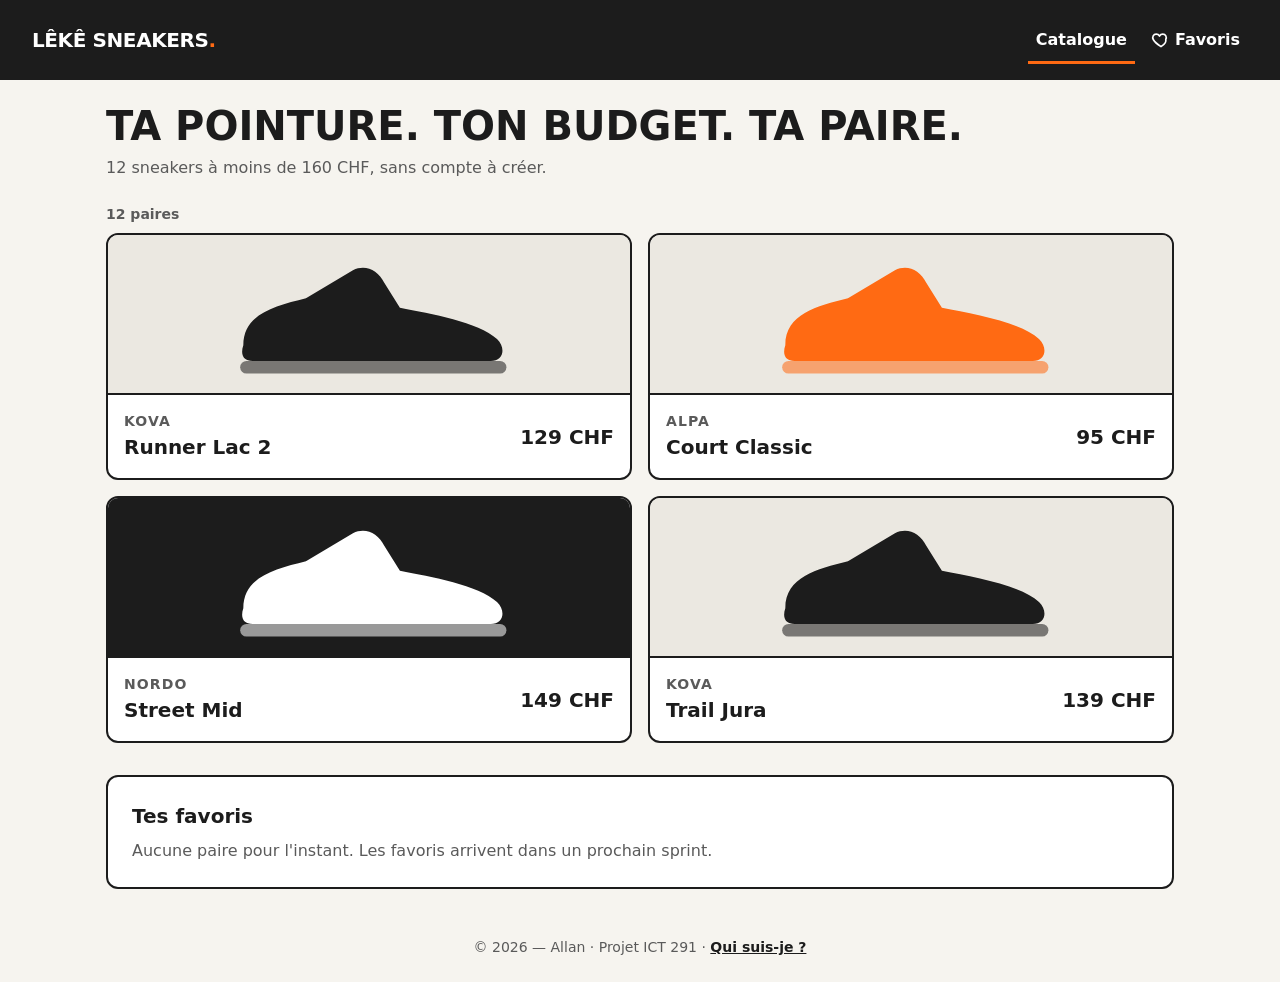
<file: index.html>
<!DOCTYPE html>
<html lang="fr">
<head>
  <meta charset="utf-8">
  <meta name="viewport" content="width=device-width, initial-scale=1">
  <title>Lêkê Sneakers — Ta pointure, ton budget</title>
  <link rel="stylesheet" href="style.css">
</head>
<body>
  <!-- Icône sneaker réutilisée par chaque carte -->
  <svg width="0" height="0" style="position:absolute" aria-hidden="true">
    <symbol id="icone-sneaker" viewBox="0 0 200 100">
      <path d="M20 70 C 20 50, 40 45, 60 40 L 90 22 C 98 18, 106 22, 110 30 L 120 46 C 140 50, 170 55, 182 66 C 188 72, 186 80, 178 80 L 26 80 C 20 80, 18 76, 20 70 Z" fill="currentColor"/>
      <rect x="18" y="80" width="170" height="8" rx="4" fill="currentColor" opacity=".55"/>
    </symbol>
    <symbol id="icone-coeur" viewBox="0 0 24 24">
      <path d="M12 20s-7-4.4-9.3-8.6C1.2 8.6 2.8 5 6.3 5c2 0 3.2 1.1 3.9 2.2.7-1.1 1.9-2.2 3.9-2.2 3.5 0 5.1 3.6 3.6 6.4C19 15.6 12 20 12 20z" fill="none" stroke="currentColor" stroke-width="2" stroke-linejoin="round"/>
    </symbol>
  </svg>

  <header class="entete">
    <a href="index.html" class="logo">Lêkê Sneakers<span class="logo-point">.</span></a>
    <nav class="nav" aria-label="Navigation principale">
      <a href="#catalogue" class="nav-lien actif">Catalogue</a>
      <a href="#favoris" class="nav-lien">
        <svg class="icone" aria-hidden="true"><use href="#icone-coeur"/></svg>
        Favoris
      </a>
    </nav>
  </header>

  <main class="contenu">
    <section class="accroche">
      <h1>Ta pointure. Ton budget. Ta paire.</h1>
      <p class="accroche-texte">12 sneakers à moins de 160 CHF, sans compte à créer.</p>
      <!-- La recherche et les filtres pointure / prix viendront en semaine 12 -->
    </section>

    <p class="compteur" id="catalogue">12 paires</p>

    <section class="cartes-grille" aria-label="Catalogue des sneakers">
      <article class="carte">
        <div class="carte-photo">
          <svg aria-hidden="true"><use href="#icone-sneaker"/></svg>
        </div>
        <div class="carte-infos">
          <div>
            <p class="carte-marque">Kova</p>
            <h2 class="carte-modele">Runner Lac 2</h2>
          </div>
          <p class="carte-prix">129 CHF</p>
        </div>
      </article>

      <article class="carte">
        <div class="carte-photo carte-photo--accent">
          <svg aria-hidden="true"><use href="#icone-sneaker"/></svg>
        </div>
        <div class="carte-infos">
          <div>
            <p class="carte-marque">Alpa</p>
            <h2 class="carte-modele">Court Classic</h2>
          </div>
          <p class="carte-prix">95 CHF</p>
        </div>
      </article>

      <article class="carte">
        <div class="carte-photo carte-photo--sombre">
          <svg aria-hidden="true"><use href="#icone-sneaker"/></svg>
        </div>
        <div class="carte-infos">
          <div>
            <p class="carte-marque">Nordo</p>
            <h2 class="carte-modele">Street Mid</h2>
          </div>
          <p class="carte-prix">149 CHF</p>
        </div>
      </article>

      <article class="carte">
        <div class="carte-photo">
          <svg aria-hidden="true"><use href="#icone-sneaker"/></svg>
        </div>
        <div class="carte-infos">
          <div>
            <p class="carte-marque">Kova</p>
            <h2 class="carte-modele">Trail Jura</h2>
          </div>
          <p class="carte-prix">139 CHF</p>
        </div>
      </article>
    </section>

    <aside class="encart" id="favoris">
      <h2>Tes favoris</h2>
      <p>Aucune paire pour l'instant. Les favoris arrivent dans un prochain sprint.</p>
    </aside>
  </main>

  <footer class="pied">
    <p>© 2026 — Allan · Projet ICT 291 · <a href="presentation.html">Qui suis-je ?</a></p>
  </footer>

  <script src="js/app.js"></script>
</body>
</html>
</file>
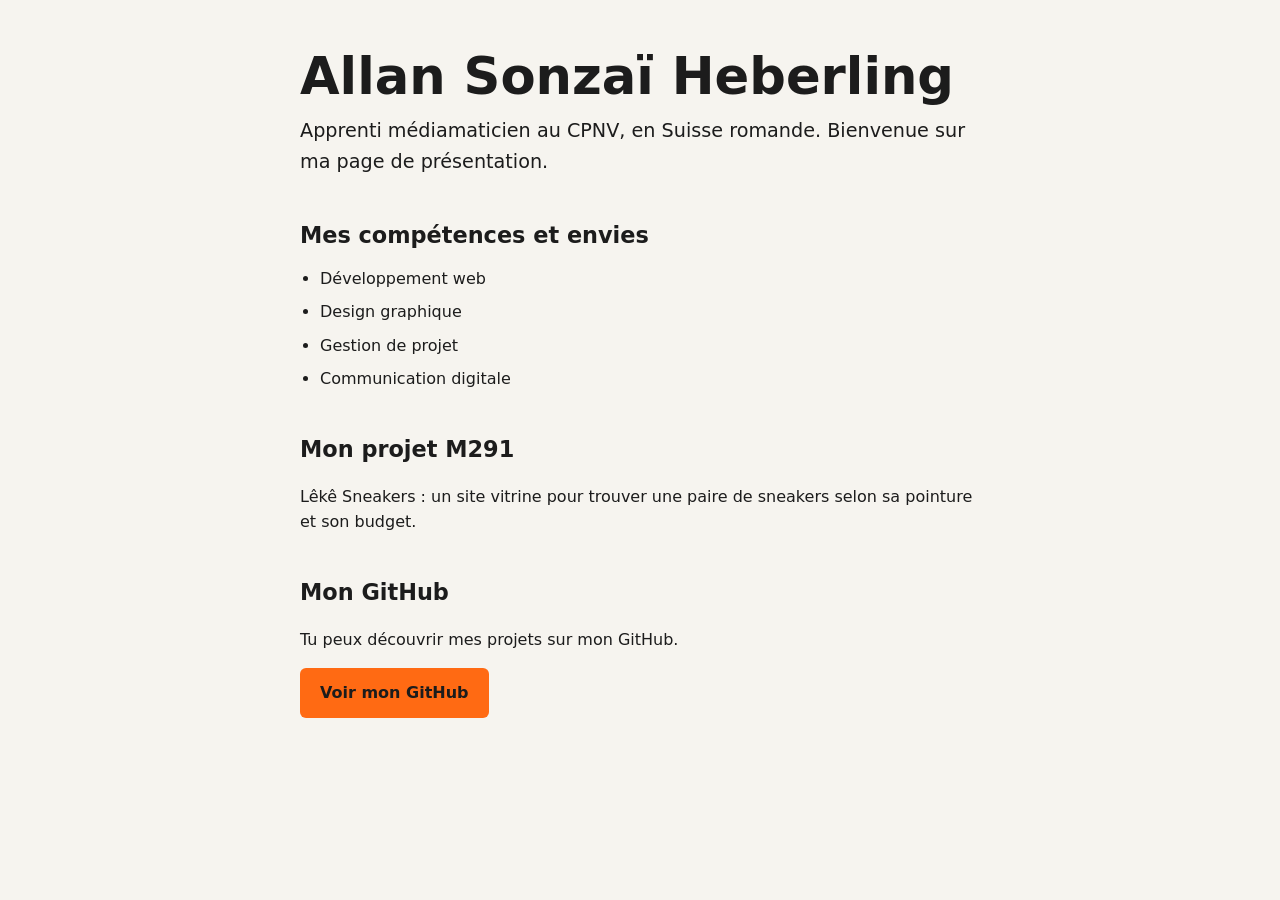
<file: presentation.html>
<!DOCTYPE html>
<html lang="fr">
<head>
  <meta charset="UTF-8">
  <meta name="viewport" content="width=device-width, initial-scale=1.0">
  <title>Allan Sonzaï Heberling — Présentation</title>
  <style>
    :root {
      --fond: #f6f4ef;
      --texte: #1c1c1c;
      --accent: #ff6a13;
      --accent-texte: #1c1c1c;
    }
    * { box-sizing: border-box; }
    body {
      margin: 0;
      font-family: system-ui, -apple-system, "Segoe UI", Arial, sans-serif;
      background: var(--fond);
      color: var(--texte);
      line-height: 1.6;
    }
    main { max-width: 720px; margin: 0 auto; padding: 48px 20px; }
    h1 { font-size: clamp(2rem, 8vw, 3.2rem); line-height: 1.1; margin: 0 0 12px; }
    h2 { font-size: 1.4rem; margin: 0 0 12px; }
    .intro { font-size: 1.2rem; margin: 0; }
    header, section { margin-bottom: 40px; }
    ul { padding-left: 20px; margin: 0; }
    li { margin-bottom: 8px; }
    .bouton {
      display: inline-block;
      min-height: 48px;
      padding: 12px 20px;
      background: var(--accent);
      color: var(--accent-texte);
      font-weight: 700;
      text-decoration: none;
      border-radius: 6px;
    }
    .bouton:hover { background: #e55a08; }
    .bouton:focus-visible { outline: 3px solid var(--texte); outline-offset: 3px; }
  </style>
</head>
<body>
  <main>
    <header>
      <h1>Allan Sonzaï Heberling</h1>
      <p class="intro">Apprenti médiamaticien au CPNV, en Suisse romande. Bienvenue sur ma page de présentation.</p>
    </header>

    <section>
      <h2>Mes compétences et envies</h2>
      <ul>
        <li>Développement web</li>
        <li>Design graphique</li>
        <li>Gestion de projet</li>
        <li>Communication digitale</li>
      </ul>
    </section>

    <section>
      <h2>Mon projet M291</h2>
      <p>Lêkê Sneakers : un site vitrine pour trouver une paire de sneakers selon sa pointure et son budget.</p>
    </section>

    <section>
      <h2>Mon GitHub</h2>
      <p>Tu peux découvrir mes projets sur mon GitHub.</p>
      <a class="bouton" href="https://github.com/Allan12809348024850" target="_blank" rel="noopener">Voir mon GitHub</a>
    </section>
  </main>
</body>
</html>
</file>
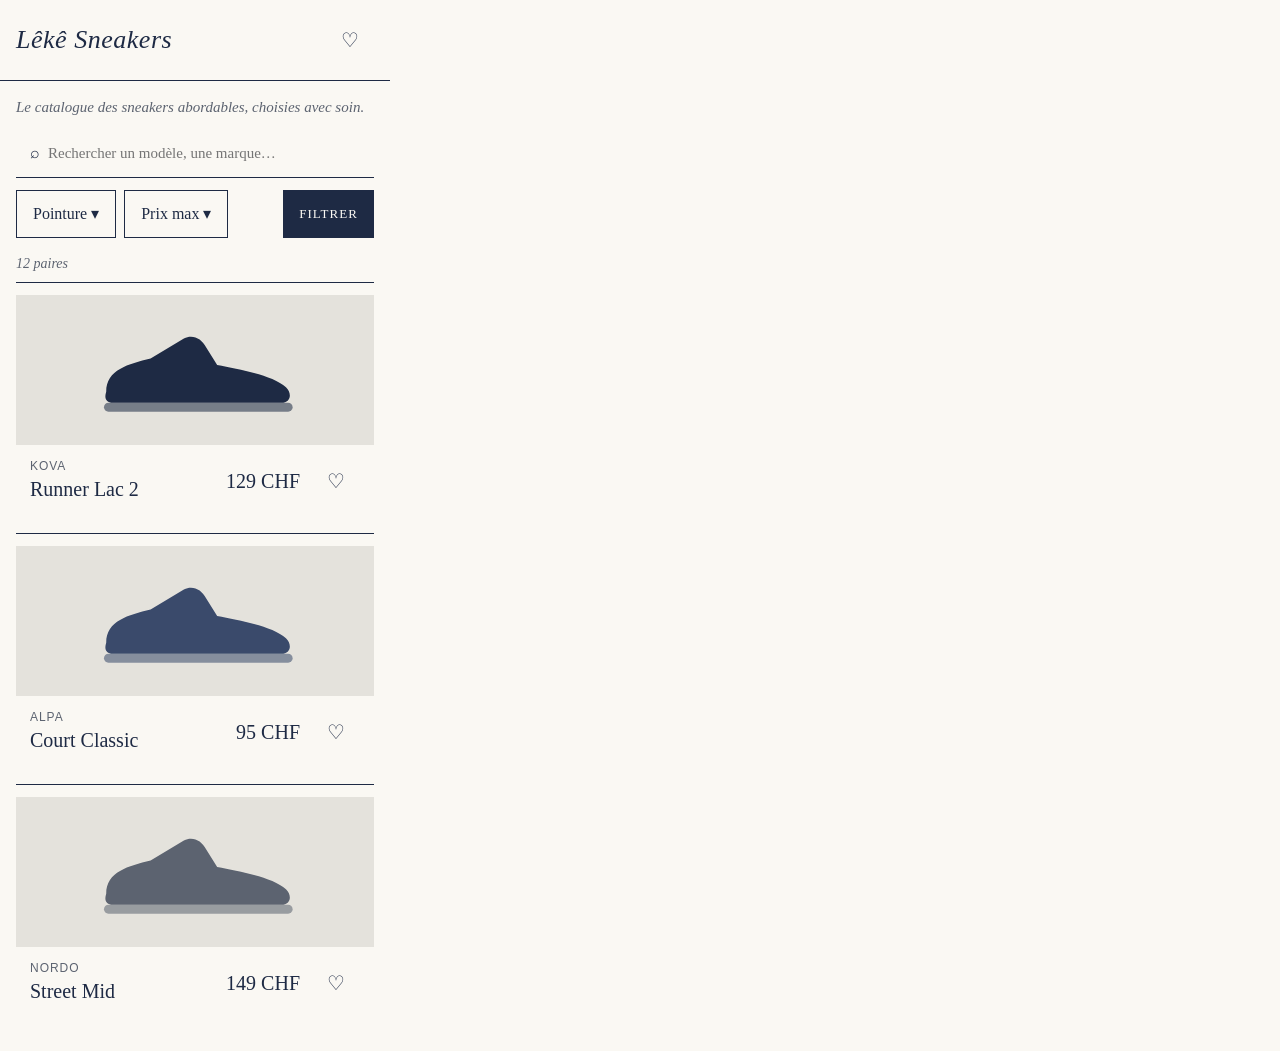
<file: design/propositions/piste-a-editoriale.html>
<!DOCTYPE html><html lang="fr"><head><meta charset="utf-8"><meta name="viewport" content="width=device-width, initial-scale=1"><title>Piste A — Éditoriale</title><style>*{box-sizing:border-box;margin:0;padding:0}body{width:390px;min-height:844px;line-height:1.4}button,input{font:inherit;color:inherit}.haut{display:flex;justify-content:space-between;align-items:center;padding:16px}.ico,.fav{width:48px;height:48px;display:grid;place-items:center;font-size:20px;cursor:pointer}main{padding:0 16px 16px}.recherche{display:flex;align-items:center;gap:8px;height:48px;padding:0 14px;margin-top:12px}.recherche input{border:0;background:none;flex:1;outline:none;font-size:15px}.puces{display:flex;gap:8px;margin-top:12px}.puce,.filtrer{min-height:48px;padding:0 16px;cursor:pointer}.filtrer{margin-left:auto}.compteur{margin:16px 0 8px;font-size:14px}.carte{margin-bottom:16px;overflow:hidden}.photo{height:150px;display:grid;place-items:center}.photo svg{width:62%}.infos{display:flex;align-items:center;gap:12px;padding:12px 14px}.infos>div{flex:1}.marque{font-size:12px;text-transform:uppercase;letter-spacing:.08em}
:root{--fond:#faf8f3;--texte:#1e2a44;--perle:#e4e2dc;--gris:#5c6370}
body{background:var(--fond);color:var(--texte);font-family:Georgia,"Times New Roman",serif}
.haut{border-bottom:1px solid var(--texte)}.logo{font-size:26px;font-style:italic;letter-spacing:.02em}
.ico,.fav{border:0;background:none}.accroche{font-size:15px;color:var(--gris);margin-top:16px;font-style:italic}
.recherche{border-bottom:1px solid var(--texte)}.puce{border:1px solid var(--texte);background:none;border-radius:0}
.filtrer{background:var(--texte);color:var(--fond);border:0;border-radius:0;letter-spacing:.08em;text-transform:uppercase;font-size:13px}
.compteur{color:var(--gris);font-style:italic}.carte{border-top:1px solid var(--texte);padding-top:12px;background:none}
.photo{background:var(--perle);color:var(--texte)}.c2{color:#3a4a6b}.c3{color:#5c6370}
.marque{color:var(--gris);font-family:Arial,sans-serif}h2{font-size:20px;font-weight:400}.prix{font-size:20px}</style></head><body>
<header class="haut"><p class="logo">Lêkê Sneakers</p><button class="ico" aria-label="Favoris">♡</button></header>
<main>
<p class="accroche">Le catalogue des sneakers abordables, choisies avec soin.</p>
<label class="recherche"><span>⌕</span><input placeholder="Rechercher un modèle, une marque…"></label>
<div class="puces"><button class="puce">Pointure ▾</button><button class="puce">Prix max ▾</button><button class="filtrer">Filtrer</button></div>
<p class="compteur">12 paires</p>
<article class="carte"><div class="photo c1"><svg viewBox="0 0 200 100" aria-hidden="true"><path d="M20 70 C 20 50, 40 45, 60 40 L 90 22 C 98 18, 106 22, 110 30 L 120 46 C 140 50, 170 55, 182 66 C 188 72, 186 80, 178 80 L 26 80 C 20 80, 18 76, 20 70 Z" fill="currentColor"/><rect x="18" y="80" width="170" height="8" rx="4" fill="currentColor" opacity=".55"/></svg></div><div class="infos"><div><p class="marque">Kova</p><h2>Runner Lac 2</h2></div><p class="prix">129 CHF</p><button class="fav" aria-label="Ajouter aux favoris">♡</button></div></article>
<article class="carte"><div class="photo c2"><svg viewBox="0 0 200 100" aria-hidden="true"><path d="M20 70 C 20 50, 40 45, 60 40 L 90 22 C 98 18, 106 22, 110 30 L 120 46 C 140 50, 170 55, 182 66 C 188 72, 186 80, 178 80 L 26 80 C 20 80, 18 76, 20 70 Z" fill="currentColor"/><rect x="18" y="80" width="170" height="8" rx="4" fill="currentColor" opacity=".55"/></svg></div><div class="infos"><div><p class="marque">Alpa</p><h2>Court Classic</h2></div><p class="prix">95 CHF</p><button class="fav" aria-label="Ajouter aux favoris">♡</button></div></article>
<article class="carte"><div class="photo c3"><svg viewBox="0 0 200 100" aria-hidden="true"><path d="M20 70 C 20 50, 40 45, 60 40 L 90 22 C 98 18, 106 22, 110 30 L 120 46 C 140 50, 170 55, 182 66 C 188 72, 186 80, 178 80 L 26 80 C 20 80, 18 76, 20 70 Z" fill="currentColor"/><rect x="18" y="80" width="170" height="8" rx="4" fill="currentColor" opacity=".55"/></svg></div><div class="infos"><div><p class="marque">Nordo</p><h2>Street Mid</h2></div><p class="prix">149 CHF</p><button class="fav" aria-label="Ajouter aux favoris">♡</button></div></article>
</main>
</body></html>
</file>
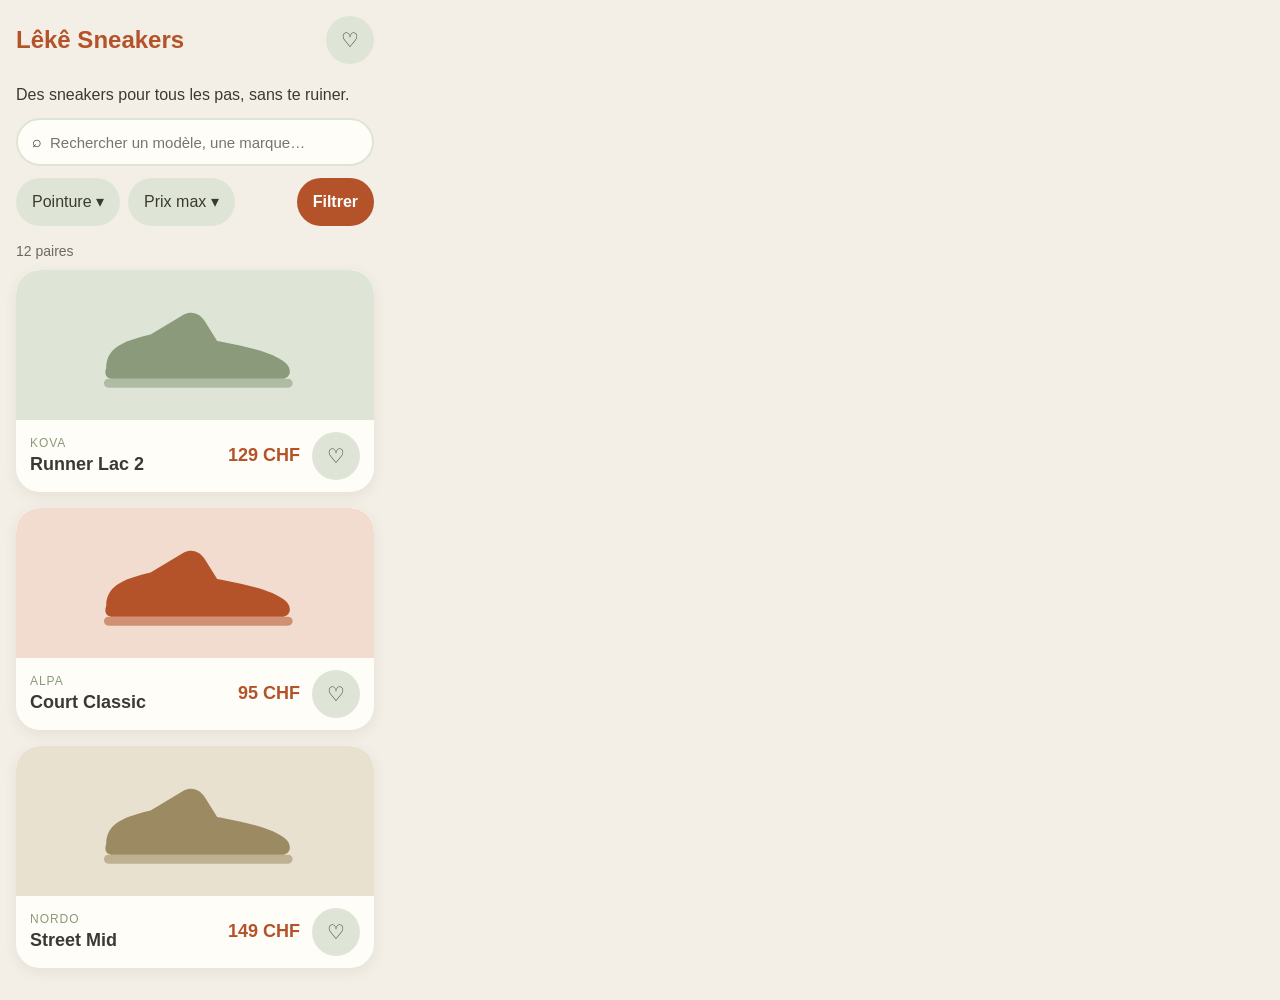
<file: design/propositions/piste-b-chaleureuse.html>
<!DOCTYPE html><html lang="fr"><head><meta charset="utf-8"><meta name="viewport" content="width=device-width, initial-scale=1"><title>Piste B — Chaleureuse</title><style>*{box-sizing:border-box;margin:0;padding:0}body{width:390px;min-height:844px;line-height:1.4}button,input{font:inherit;color:inherit}.haut{display:flex;justify-content:space-between;align-items:center;padding:16px}.ico,.fav{width:48px;height:48px;display:grid;place-items:center;font-size:20px;cursor:pointer}main{padding:0 16px 16px}.recherche{display:flex;align-items:center;gap:8px;height:48px;padding:0 14px;margin-top:12px}.recherche input{border:0;background:none;flex:1;outline:none;font-size:15px}.puces{display:flex;gap:8px;margin-top:12px}.puce,.filtrer{min-height:48px;padding:0 16px;cursor:pointer}.filtrer{margin-left:auto}.compteur{margin:16px 0 8px;font-size:14px}.carte{margin-bottom:16px;overflow:hidden}.photo{height:150px;display:grid;place-items:center}.photo svg{width:62%}.infos{display:flex;align-items:center;gap:12px;padding:12px 14px}.infos>div{flex:1}.marque{font-size:12px;text-transform:uppercase;letter-spacing:.08em}
:root{--fond:#f3efe6;--texte:#3b3a32;--sauge:#8a9a7b;--sauge-clair:#dfe5d6;--terracotta:#b4532a;--carte:#fffdf8}
body{background:var(--fond);color:var(--texte);font-family:"Trebuchet MS","Segoe UI",sans-serif}
.logo{font-size:24px;font-weight:700;color:var(--terracotta)}.ico,.fav{border:0;background:var(--sauge-clair);border-radius:50%}
.accroche{font-size:16px;margin-top:4px}.recherche{background:var(--carte);border-radius:24px;border:2px solid var(--sauge-clair)}
.puce{background:var(--sauge-clair);border:0;border-radius:24px}.filtrer{background:var(--terracotta);color:#fff;border:0;border-radius:24px;font-weight:700}
.compteur{color:#6b6a5f}.carte{background:var(--carte);border-radius:24px;box-shadow:0 4px 14px rgba(59,58,50,.08)}
.photo{background:var(--sauge-clair);color:var(--sauge);border-radius:24px 24px 0 0}.c2{background:#f2dccf;color:var(--terracotta)}.c3{background:#e8e1d0;color:#9c8b62}
.marque{color:var(--sauge)}h2{font-size:18px}.prix{font-size:18px;font-weight:700;color:var(--terracotta)}</style></head><body>
<header class="haut"><p class="logo">Lêkê Sneakers</p><button class="ico" aria-label="Favoris">♡</button></header>
<main>
<p class="accroche">Des sneakers pour tous les pas, sans te ruiner.</p>
<label class="recherche"><span>⌕</span><input placeholder="Rechercher un modèle, une marque…"></label>
<div class="puces"><button class="puce">Pointure ▾</button><button class="puce">Prix max ▾</button><button class="filtrer">Filtrer</button></div>
<p class="compteur">12 paires</p>
<article class="carte"><div class="photo c1"><svg viewBox="0 0 200 100" aria-hidden="true"><path d="M20 70 C 20 50, 40 45, 60 40 L 90 22 C 98 18, 106 22, 110 30 L 120 46 C 140 50, 170 55, 182 66 C 188 72, 186 80, 178 80 L 26 80 C 20 80, 18 76, 20 70 Z" fill="currentColor"/><rect x="18" y="80" width="170" height="8" rx="4" fill="currentColor" opacity=".55"/></svg></div><div class="infos"><div><p class="marque">Kova</p><h2>Runner Lac 2</h2></div><p class="prix">129 CHF</p><button class="fav" aria-label="Ajouter aux favoris">♡</button></div></article>
<article class="carte"><div class="photo c2"><svg viewBox="0 0 200 100" aria-hidden="true"><path d="M20 70 C 20 50, 40 45, 60 40 L 90 22 C 98 18, 106 22, 110 30 L 120 46 C 140 50, 170 55, 182 66 C 188 72, 186 80, 178 80 L 26 80 C 20 80, 18 76, 20 70 Z" fill="currentColor"/><rect x="18" y="80" width="170" height="8" rx="4" fill="currentColor" opacity=".55"/></svg></div><div class="infos"><div><p class="marque">Alpa</p><h2>Court Classic</h2></div><p class="prix">95 CHF</p><button class="fav" aria-label="Ajouter aux favoris">♡</button></div></article>
<article class="carte"><div class="photo c3"><svg viewBox="0 0 200 100" aria-hidden="true"><path d="M20 70 C 20 50, 40 45, 60 40 L 90 22 C 98 18, 106 22, 110 30 L 120 46 C 140 50, 170 55, 182 66 C 188 72, 186 80, 178 80 L 26 80 C 20 80, 18 76, 20 70 Z" fill="currentColor"/><rect x="18" y="80" width="170" height="8" rx="4" fill="currentColor" opacity=".55"/></svg></div><div class="infos"><div><p class="marque">Nordo</p><h2>Street Mid</h2></div><p class="prix">149 CHF</p><button class="fav" aria-label="Ajouter aux favoris">♡</button></div></article>
</main>
</body></html>
</file>
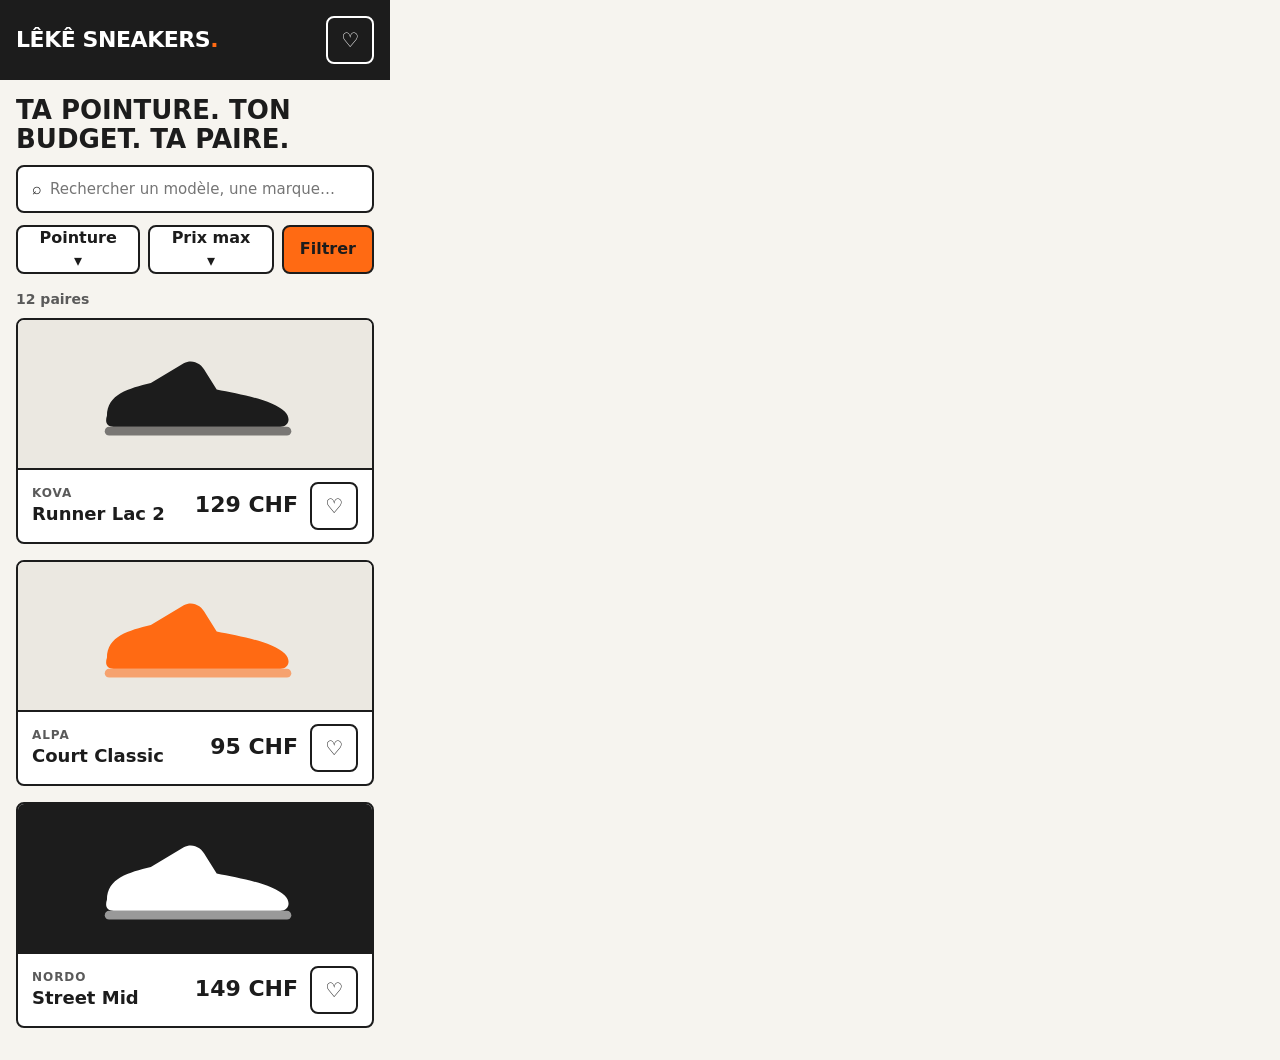
<file: design/propositions/piste-c-moderne.html>
<!DOCTYPE html><html lang="fr"><head><meta charset="utf-8"><meta name="viewport" content="width=device-width, initial-scale=1"><title>Piste C — Moderne</title><style>*{box-sizing:border-box;margin:0;padding:0}body{width:390px;min-height:844px;line-height:1.4}button,input{font:inherit;color:inherit}.haut{display:flex;justify-content:space-between;align-items:center;padding:16px}.ico,.fav{width:48px;height:48px;display:grid;place-items:center;font-size:20px;cursor:pointer}main{padding:0 16px 16px}.recherche{display:flex;align-items:center;gap:8px;height:48px;padding:0 14px;margin-top:12px}.recherche input{border:0;background:none;flex:1;outline:none;font-size:15px}.puces{display:flex;gap:8px;margin-top:12px}.puce,.filtrer{min-height:48px;padding:0 16px;cursor:pointer}.filtrer{margin-left:auto}.compteur{margin:16px 0 8px;font-size:14px}.carte{margin-bottom:16px;overflow:hidden}.photo{height:150px;display:grid;place-items:center}.photo svg{width:62%}.infos{display:flex;align-items:center;gap:12px;padding:12px 14px}.infos>div{flex:1}.marque{font-size:12px;text-transform:uppercase;letter-spacing:.08em}
:root{--fond:#f6f4ef;--texte:#1c1c1c;--accent:#ff6a13;--gris:#5a5a5a;--carte:#fff}
body{background:var(--fond);color:var(--texte);font-family:"Segoe UI",system-ui,Arial,sans-serif}
.haut{background:var(--texte);color:#fff}.logo{font-size:22px;font-weight:900;text-transform:uppercase;letter-spacing:-.02em}
.logo::after{content:".";color:var(--accent)}.ico{border:2px solid #fff;background:none;border-radius:8px;color:#fff}
.accroche{font-size:26px;font-weight:900;line-height:1.1;margin-top:16px;text-transform:uppercase}
.recherche{background:var(--carte);border:2px solid var(--texte);border-radius:8px}.puce{background:var(--carte);border:2px solid var(--texte);border-radius:8px;font-weight:700}
.filtrer{background:var(--accent);color:var(--texte);border:2px solid var(--texte);border-radius:8px;font-weight:900}
.compteur{color:var(--gris);font-weight:600}.carte{background:var(--carte);border:2px solid var(--texte);border-radius:8px}
.photo{background:#ebe8e1;color:var(--texte);border-bottom:2px solid var(--texte)}.c2 svg{color:var(--accent)}.c3{background:var(--texte);color:#fff}
.marque{color:var(--gris);font-weight:700}h2{font-size:18px;font-weight:800}.prix{font-size:22px;font-weight:900}
.fav{border:2px solid var(--texte);background:none;border-radius:8px}</style></head><body>
<header class="haut"><p class="logo">Lêkê Sneakers</p><button class="ico" aria-label="Favoris">♡</button></header>
<main>
<p class="accroche">Ta pointure. Ton budget. Ta paire.</p>
<label class="recherche"><span>⌕</span><input placeholder="Rechercher un modèle, une marque…"></label>
<div class="puces"><button class="puce">Pointure ▾</button><button class="puce">Prix max ▾</button><button class="filtrer">Filtrer</button></div>
<p class="compteur">12 paires</p>
<article class="carte"><div class="photo c1"><svg viewBox="0 0 200 100" aria-hidden="true"><path d="M20 70 C 20 50, 40 45, 60 40 L 90 22 C 98 18, 106 22, 110 30 L 120 46 C 140 50, 170 55, 182 66 C 188 72, 186 80, 178 80 L 26 80 C 20 80, 18 76, 20 70 Z" fill="currentColor"/><rect x="18" y="80" width="170" height="8" rx="4" fill="currentColor" opacity=".55"/></svg></div><div class="infos"><div><p class="marque">Kova</p><h2>Runner Lac 2</h2></div><p class="prix">129 CHF</p><button class="fav" aria-label="Ajouter aux favoris">♡</button></div></article>
<article class="carte"><div class="photo c2"><svg viewBox="0 0 200 100" aria-hidden="true"><path d="M20 70 C 20 50, 40 45, 60 40 L 90 22 C 98 18, 106 22, 110 30 L 120 46 C 140 50, 170 55, 182 66 C 188 72, 186 80, 178 80 L 26 80 C 20 80, 18 76, 20 70 Z" fill="currentColor"/><rect x="18" y="80" width="170" height="8" rx="4" fill="currentColor" opacity=".55"/></svg></div><div class="infos"><div><p class="marque">Alpa</p><h2>Court Classic</h2></div><p class="prix">95 CHF</p><button class="fav" aria-label="Ajouter aux favoris">♡</button></div></article>
<article class="carte"><div class="photo c3"><svg viewBox="0 0 200 100" aria-hidden="true"><path d="M20 70 C 20 50, 40 45, 60 40 L 90 22 C 98 18, 106 22, 110 30 L 120 46 C 140 50, 170 55, 182 66 C 188 72, 186 80, 178 80 L 26 80 C 20 80, 18 76, 20 70 Z" fill="currentColor"/><rect x="18" y="80" width="170" height="8" rx="4" fill="currentColor" opacity=".55"/></svg></div><div class="infos"><div><p class="marque">Nordo</p><h2>Street Mid</h2></div><p class="prix">149 CHF</p><button class="fav" aria-label="Ajouter aux favoris">♡</button></div></article>
</main>
</body></html>
</file>
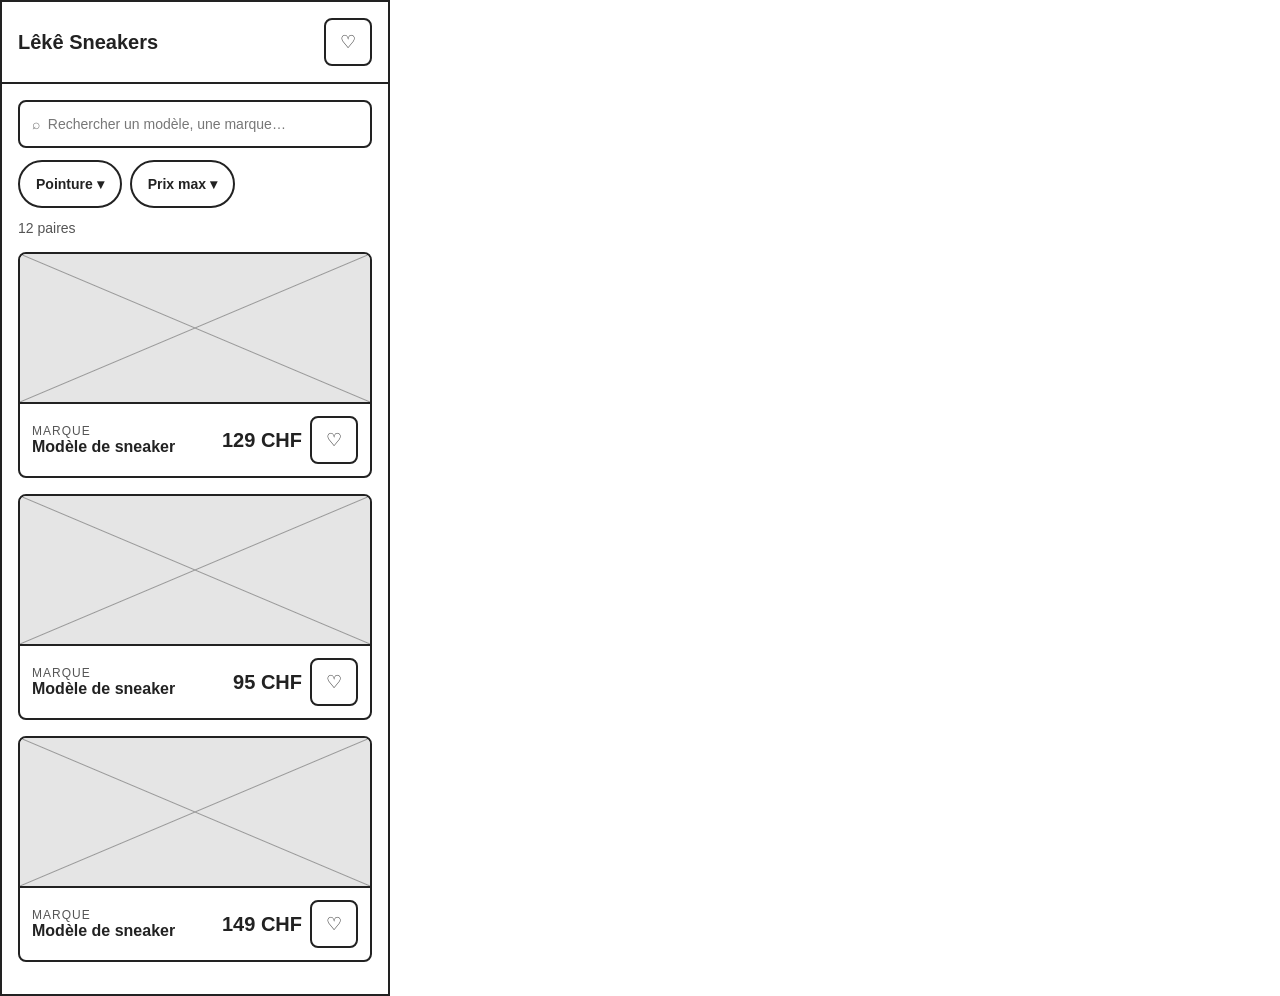
<file: design/wireframes/src/01-accueil-mobile.html>
<!DOCTYPE html><html lang="fr"><head><meta charset="utf-8"><title>Wireframe 1 — Accueil</title><link rel="stylesheet" href="wf.css"></head><body>
<header><span class="logo">Lêkê Sneakers</span><span class="icone">♡</span></header>
<div class="zone">
<div class="recherche">⌕&nbsp; Rechercher un modèle, une marque…</div>
<div class="puces"><span class="puce">Pointure ▾</span><span class="puce">Prix max ▾</span></div>
<p class="compteur"><span>12 paires</span></p>
</div>
<div class="zone" style="padding-top:0">
<article class="carte"><div class="img"></div><div class="carte-corps"><div><p class="marque">Marque</p><p class="modele">Modèle de sneaker</p></div><div style="display:flex;gap:8px;align-items:center"><span class="prix">129 CHF</span><span class="icone">♡</span></div></div></article>
<article class="carte"><div class="img"></div><div class="carte-corps"><div><p class="marque">Marque</p><p class="modele">Modèle de sneaker</p></div><div style="display:flex;gap:8px;align-items:center"><span class="prix">95 CHF</span><span class="icone">♡</span></div></div></article>
<article class="carte"><div class="img"></div><div class="carte-corps"><div><p class="marque">Marque</p><p class="modele">Modèle de sneaker</p></div><div style="display:flex;gap:8px;align-items:center"><span class="prix">149 CHF</span><span class="icone">♡</span></div></div></article>
</div></body></html>
</file>
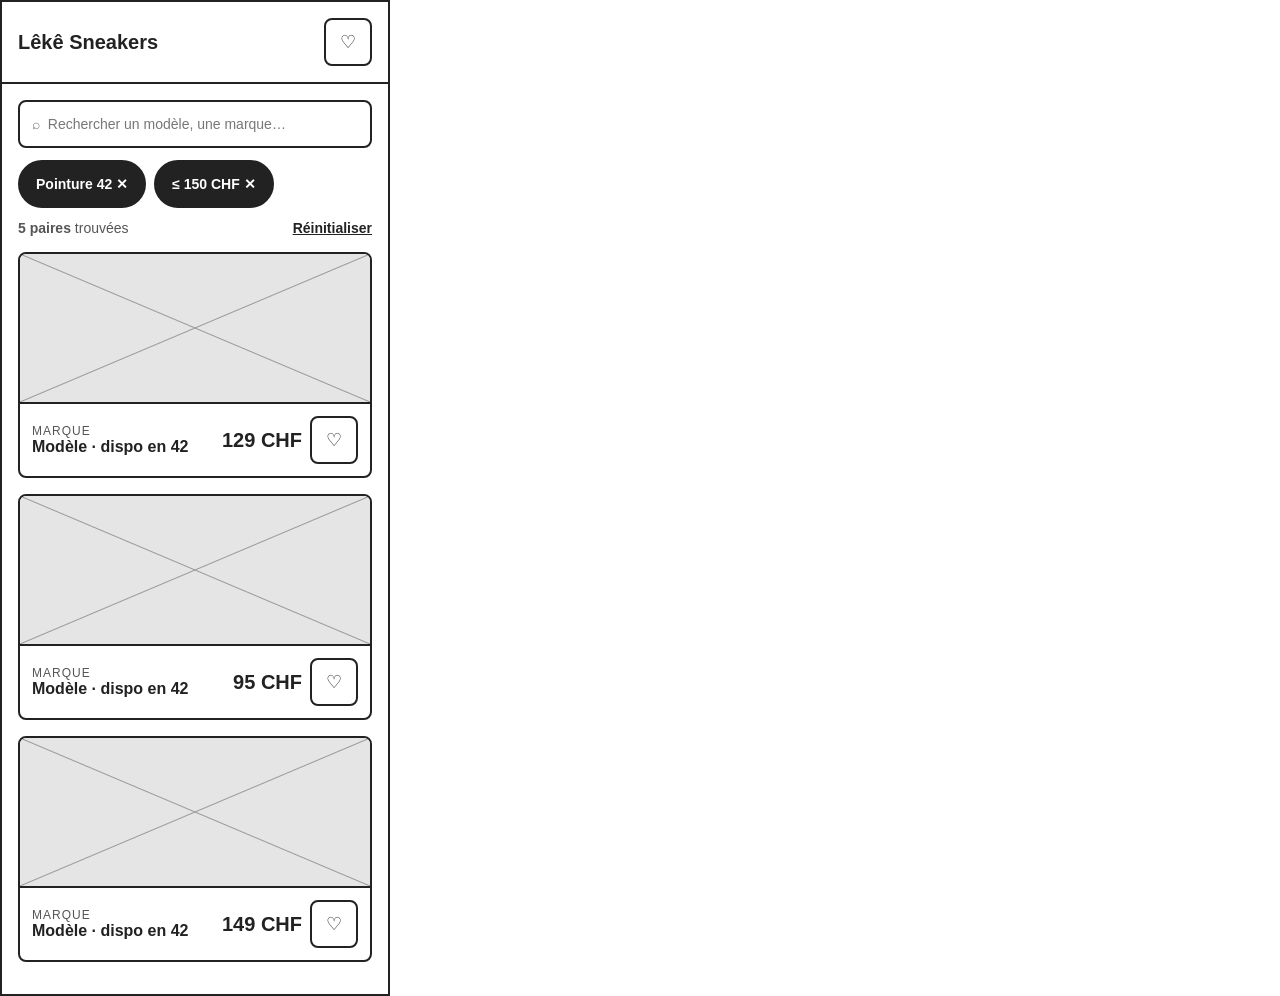
<file: design/wireframes/src/02-recherche-filtre.html>
<!DOCTYPE html><html lang="fr"><head><meta charset="utf-8"><title>Wireframe 2 — Vue filtrée</title><link rel="stylesheet" href="wf.css"></head><body>
<header><span class="logo">Lêkê Sneakers</span><span class="icone">♡</span></header>
<div class="zone">
<div class="recherche">⌕&nbsp; Rechercher un modèle, une marque…</div>
<div class="puces"><span class="puce active">Pointure 42 ✕</span><span class="puce active">≤ 150 CHF ✕</span></div>
<p class="compteur"><span><strong>5 paires</strong> trouvées</span><a class="lien">Réinitialiser</a></p>
</div>
<div class="zone" style="padding-top:0">
<article class="carte"><div class="img"></div><div class="carte-corps"><div><p class="marque">Marque</p><p class="modele">Modèle · dispo en 42</p></div><div style="display:flex;gap:8px;align-items:center"><span class="prix">129 CHF</span><span class="icone">♡</span></div></div></article>
<article class="carte"><div class="img"></div><div class="carte-corps"><div><p class="marque">Marque</p><p class="modele">Modèle · dispo en 42</p></div><div style="display:flex;gap:8px;align-items:center"><span class="prix">95 CHF</span><span class="icone">♡</span></div></div></article>
<article class="carte"><div class="img"></div><div class="carte-corps"><div><p class="marque">Marque</p><p class="modele">Modèle · dispo en 42</p></div><div style="display:flex;gap:8px;align-items:center"><span class="prix">149 CHF</span><span class="icone">♡</span></div></div></article>
</div></body></html>
</file>
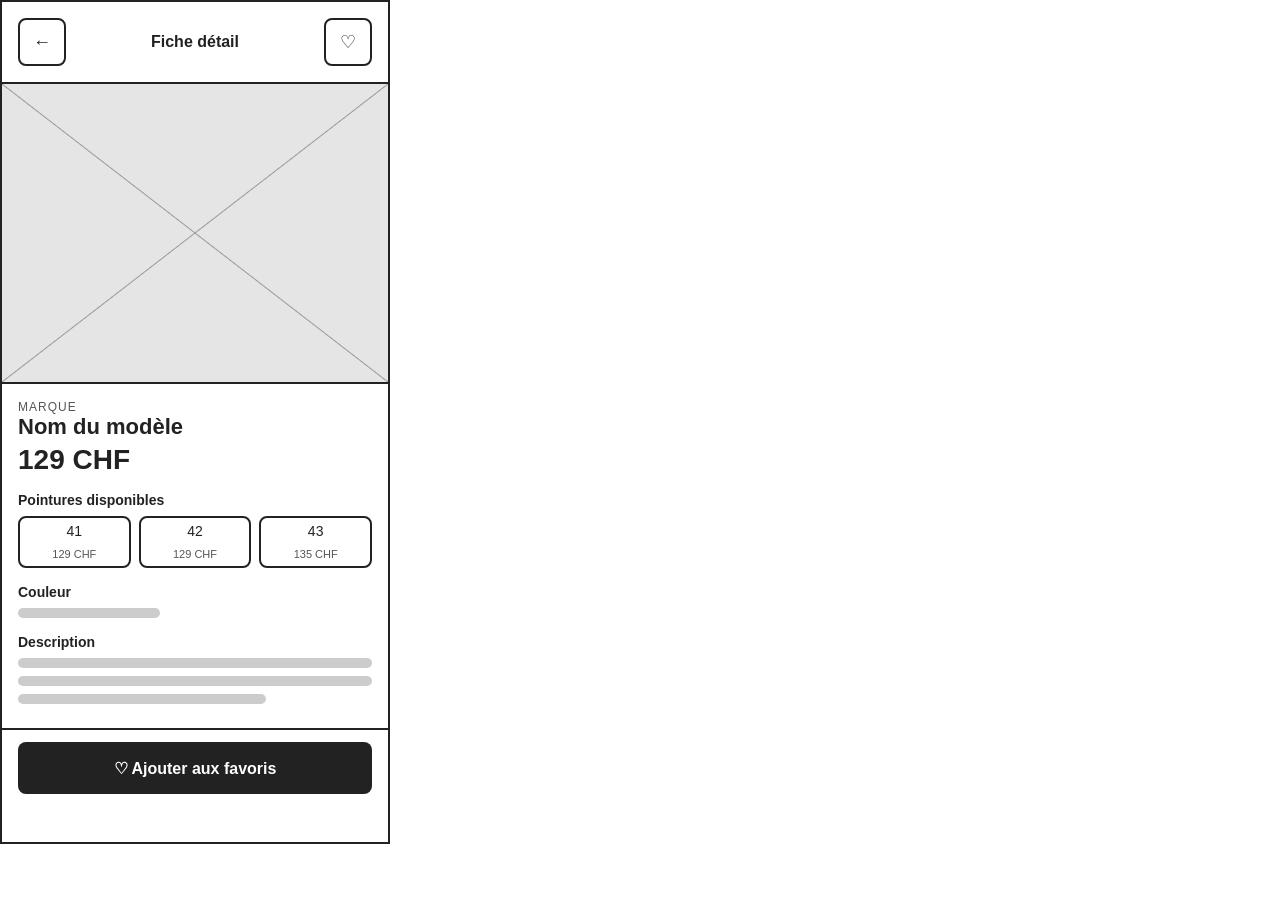
<file: design/wireframes/src/03-detail-mobile.html>
<!DOCTYPE html><html lang="fr"><head><meta charset="utf-8"><title>Wireframe 3 — Fiche détail</title><link rel="stylesheet" href="wf.css"></head><body>
<header><span class="icone">←</span><span class="logo" style="font-size:16px">Fiche détail</span><span class="icone">♡</span></header>
<div class="img grande"></div>
<div class="zone">
<p class="marque">Marque</p>
<p class="modele" style="font-size:22px">Nom du modèle</p>
<p class="prix" style="font-size:28px;margin-top:4px">129 CHF</p>
<p class="titre-section">Pointures disponibles</p>
<div class="tailles"><span class="taille">41<small>129 CHF</small></span><span class="taille">42<small>129 CHF</small></span><span class="taille">43<small>135 CHF</small></span></div>
<p class="titre-section">Couleur</p>
<div class="ligne" style="width:40%"></div>
<p class="titre-section">Description</p>
<div class="ligne"></div><div class="ligne"></div><div class="ligne" style="width:70%"></div>
</div>
<div class="barre-bas"><div class="btn">♡ Ajouter aux favoris</div></div>
</body></html>
</file>
<file: style.css>
/* Design tokens — Lêkê Sneakers (Piste C retenue, voir design/critique.md) */
:root {
  /* Palette 60-30-10 : fond clair 60 %, noir 30 %, orange 10 % */
  --color-bg: #f6f4ef;
  --color-surface: #ffffff;
  --color-text: #1c1c1c;
  --color-text-muted: #5a5a5a;
  --color-primary: #ff6a13;       /* toujours avec du texte noir (5,9:1) */
  --color-primary-hover: #e55a08;
  --color-photo: #ebe8e1;
  --color-error: #b3261e;

  /* Échelle typographique */
  --font-sans: "Segoe UI", system-ui, -apple-system, Arial, sans-serif;
  --text-sm: 0.875rem;
  --text-base: 1rem;
  --text-lg: 1.25rem;
  --text-xl: 1.75rem;
  --text-2xl: 2.5rem;

  /* Espacements sur une base de 8 px */
  --space-1: 4px;
  --space-2: 8px;
  --space-3: 16px;
  --space-4: 24px;
  --space-5: 32px;

  --radius-card: 12px;
  --border: 2px solid var(--color-text);
}

* {
  box-sizing: border-box;
  margin: 0;
  padding: 0;
}

body {
  background-color: var(--color-bg);
  color: var(--color-text);
  font-family: var(--font-sans);
  font-size: var(--text-base);
  line-height: 1.5;
}

a:focus-visible {
  outline: 3px solid var(--color-primary);
  outline-offset: 3px;
}

.icone {
  width: 20px;
  height: 20px;
}

/* En-tête */
.entete {
  display: flex;
  justify-content: space-between;
  align-items: center;
  gap: var(--space-3);
  padding: var(--space-3);
  background-color: var(--color-text);
  color: var(--color-surface);
}

.logo {
  color: var(--color-surface);
  font-size: var(--text-base);
  font-weight: 900;
  white-space: nowrap;
  text-transform: uppercase;
  text-decoration: none;
  letter-spacing: -0.02em;
}

.logo-point {
  color: var(--color-primary);
}

.nav {
  display: flex;
  gap: var(--space-2);
}

.nav-lien {
  display: flex;
  align-items: center;
  gap: var(--space-1);
  min-height: 48px;
  padding: 0 var(--space-2);
  color: var(--color-surface);
  font-weight: 700;
  text-decoration: none;
}

.nav-lien.actif {
  box-shadow: inset 0 -3px 0 var(--color-primary);
}

/* Contenu */
.contenu {
  max-width: 1100px;
  margin: 0 auto;
  padding: var(--space-4) var(--space-3);
}

.accroche h1 {
  font-size: var(--text-xl);
  font-weight: 900;
  line-height: 1.1;
  text-transform: uppercase;
}

.accroche-texte {
  margin-top: var(--space-2);
  color: var(--color-text-muted);
}

.compteur {
  margin: var(--space-4) 0 var(--space-2);
  color: var(--color-text-muted);
  font-weight: 600;
  font-size: var(--text-sm);
}

/* Grille de cartes, mobile first */
.cartes-grille {
  display: grid;
  grid-template-columns: 1fr;
  gap: var(--space-3);
}

.carte {
  background: var(--color-surface);
  border: var(--border);
  border-radius: var(--radius-card);
  overflow: hidden;
}

.carte-photo {
  display: grid;
  place-items: center;
  height: 160px;
  background: var(--color-photo);
  border-bottom: var(--border);
  color: var(--color-text);
}

.carte-photo svg {
  width: 60%;
  height: 100%;
}

.carte-photo--accent {
  color: var(--color-primary);
}

.carte-photo--sombre {
  background: var(--color-text);
  color: var(--color-surface);
}

.carte-infos {
  display: flex;
  justify-content: space-between;
  align-items: center;
  gap: var(--space-2);
  padding: var(--space-3);
}

.carte-marque {
  color: var(--color-text-muted);
  font-size: var(--text-sm);
  font-weight: 700;
  text-transform: uppercase;
  letter-spacing: 0.08em;
}

.carte-modele {
  font-size: var(--text-lg);
  font-weight: 800;
}

.carte-prix {
  font-size: var(--text-lg);
  font-weight: 900;
  white-space: nowrap;
}

/* Encart favoris */
.encart {
  margin-top: var(--space-5);
  padding: var(--space-4);
  background: var(--color-surface);
  border: var(--border);
  border-radius: var(--radius-card);
}

.encart h2 {
  font-size: var(--text-lg);
  margin-bottom: var(--space-2);
}

.encart p {
  color: var(--color-text-muted);
}

/* Pied de page */
.pied {
  padding: var(--space-4) var(--space-3);
  text-align: center;
  color: var(--color-text-muted);
  font-size: var(--text-sm);
}

.pied a {
  color: var(--color-text);
  font-weight: 700;
}

/* Bureau : dès 768 px */
@media (min-width: 768px) {
  .entete {
    padding: var(--space-3) var(--space-5);
  }

  .logo {
    font-size: var(--text-lg);
  }

  .accroche h1 {
    font-size: var(--text-2xl);
  }

  .cartes-grille {
    grid-template-columns: repeat(2, 1fr);
  }
}
</file>
<file: design/wireframes/src/wf.css>
/* Wireframes basse fidélité : noir, blanc, gris uniquement */
* { box-sizing: border-box; margin: 0; padding: 0; }
body {
  width: 390px;
  min-height: 844px;
  background: #fff;
  color: #222;
  font-family: "Segoe UI", Arial, sans-serif;
  font-size: 14px;
  border: 2px solid #222;
}
.annot {
  position: absolute;
  right: 6px;
  font-size: 11px;
  color: #777;
  font-style: italic;
}
header {
  display: flex;
  align-items: center;
  justify-content: space-between;
  padding: 16px;
  border-bottom: 2px solid #222;
}
.logo { font-weight: 700; font-size: 20px; }
.icone {
  width: 48px; height: 48px;
  border: 2px solid #222;
  border-radius: 8px;
  display: grid; place-items: center;
  font-size: 18px;
}
.zone { padding: 16px; }
.recherche {
  height: 48px;
  border: 2px solid #222;
  border-radius: 8px;
  display: flex; align-items: center;
  padding: 0 12px;
  color: #777;
}
.puces { display: flex; gap: 8px; margin-top: 12px; flex-wrap: wrap; }
.puce {
  height: 48px;
  padding: 0 16px;
  border: 2px solid #222;
  border-radius: 24px;
  display: flex; align-items: center;
  font-weight: 600;
}
.puce.active { background: #222; color: #fff; }
.compteur { display: flex; justify-content: space-between; align-items: center; margin-top: 12px; color: #555; }
.lien { text-decoration: underline; font-weight: 600; color: #222; }
.carte {
  border: 2px solid #222;
  border-radius: 8px;
  margin-bottom: 16px;
  overflow: hidden;
}
.img {
  position: relative;
  height: 150px;
  background: #e5e5e5;
  border-bottom: 2px solid #222;
}
.img.grande { height: 300px; border-bottom: 2px solid #222; }
.img::before, .img::after {
  content: "";
  position: absolute;
  inset: 0;
  background: linear-gradient(to top right, transparent calc(50% - 1px), #999 50%, transparent calc(50% + 1px));
}
.img::after {
  background: linear-gradient(to top left, transparent calc(50% - 1px), #999 50%, transparent calc(50% + 1px));
}
.carte-corps { display: flex; justify-content: space-between; align-items: center; padding: 12px; }
.marque { font-size: 12px; color: #555; text-transform: uppercase; letter-spacing: 1px; }
.modele { font-weight: 700; font-size: 16px; }
.prix { font-weight: 800; font-size: 20px; }
.btn {
  height: 52px;
  border-radius: 8px;
  background: #222;
  color: #fff;
  display: grid; place-items: center;
  font-weight: 700;
  font-size: 16px;
}
.btn.secondaire { background: #fff; color: #222; border: 2px solid #222; }
.ligne { height: 10px; background: #ccc; border-radius: 5px; margin-bottom: 8px; }
.titre-section { font-weight: 700; margin: 16px 0 8px; }
.tailles { display: grid; grid-template-columns: repeat(3, 1fr); gap: 8px; }
.taille {
  height: 52px;
  border: 2px solid #222;
  border-radius: 8px;
  display: grid; place-items: center;
  text-align: center;
  line-height: 1.2;
}
.taille small { display: block; color: #555; font-size: 11px; }
.barre-bas {
  position: sticky; bottom: 0;
  padding: 12px 16px;
  border-top: 2px solid #222;
  background: #fff;
}
</file>
